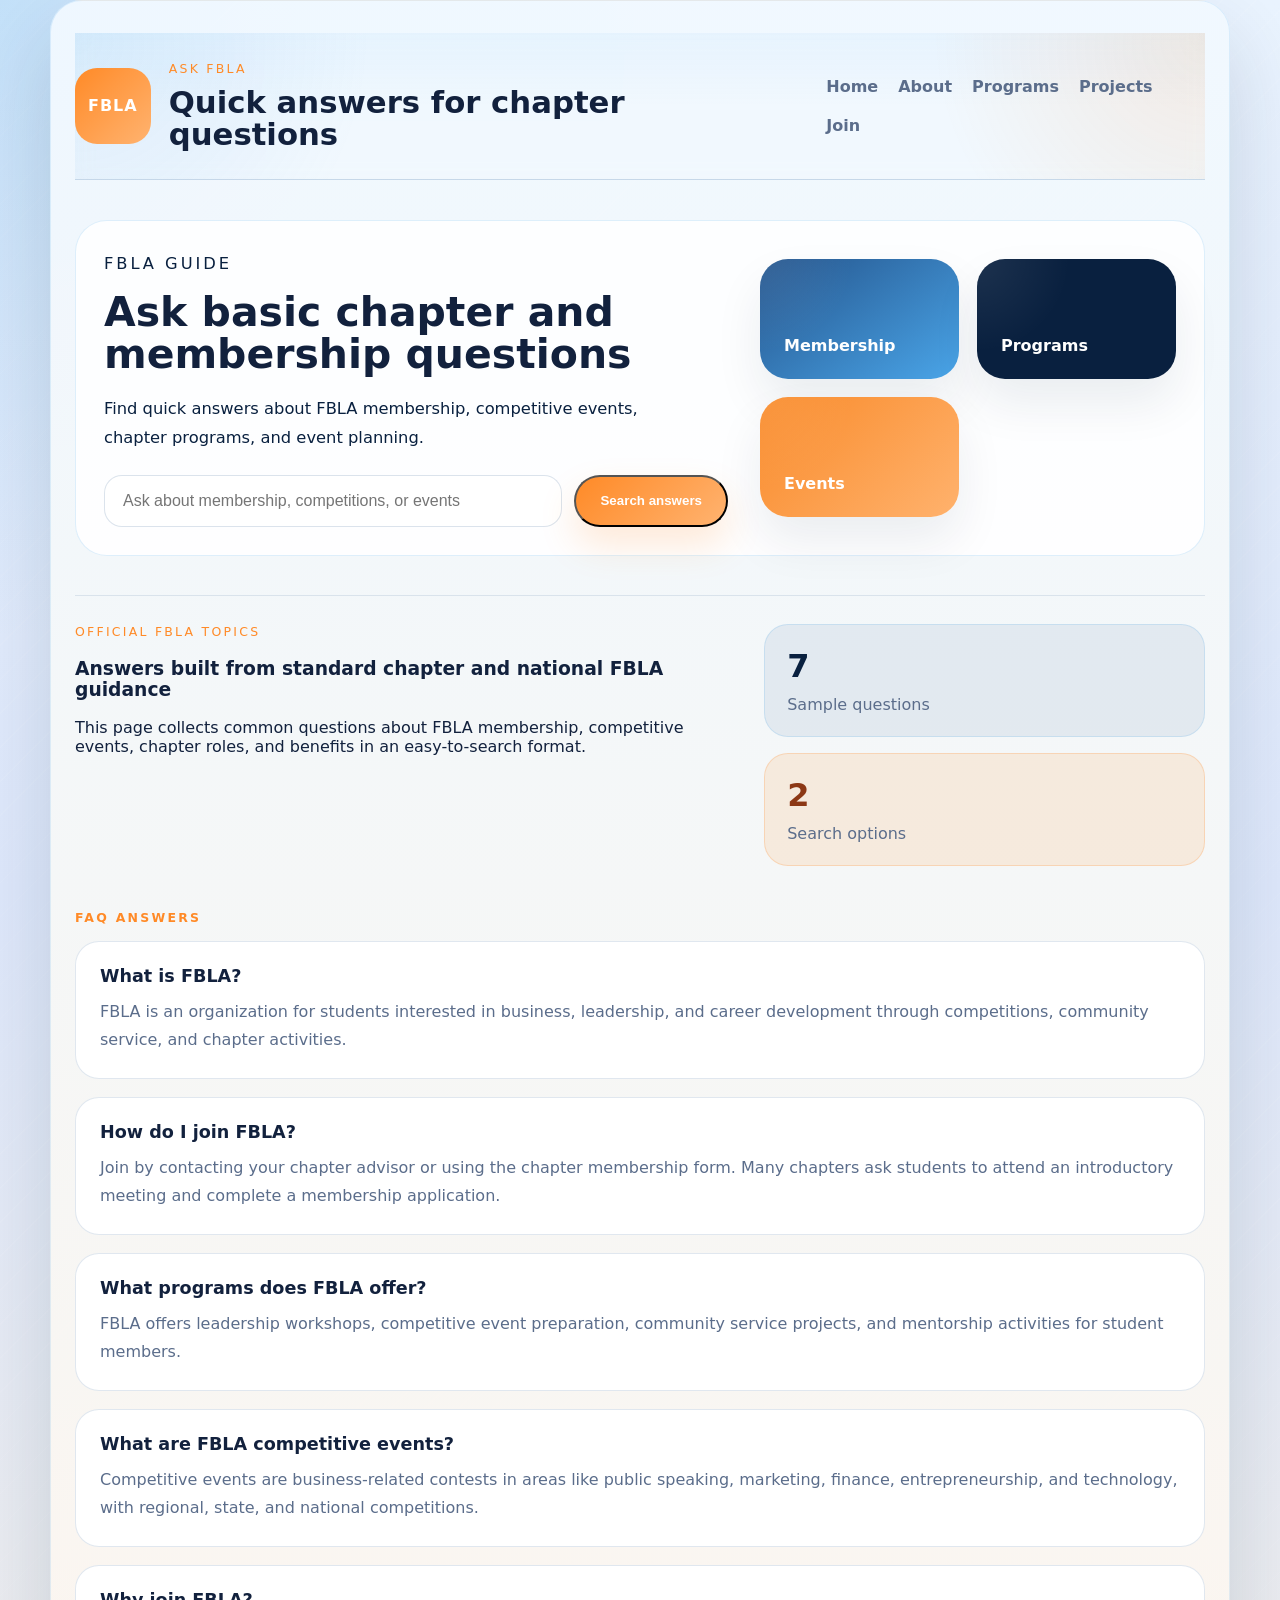
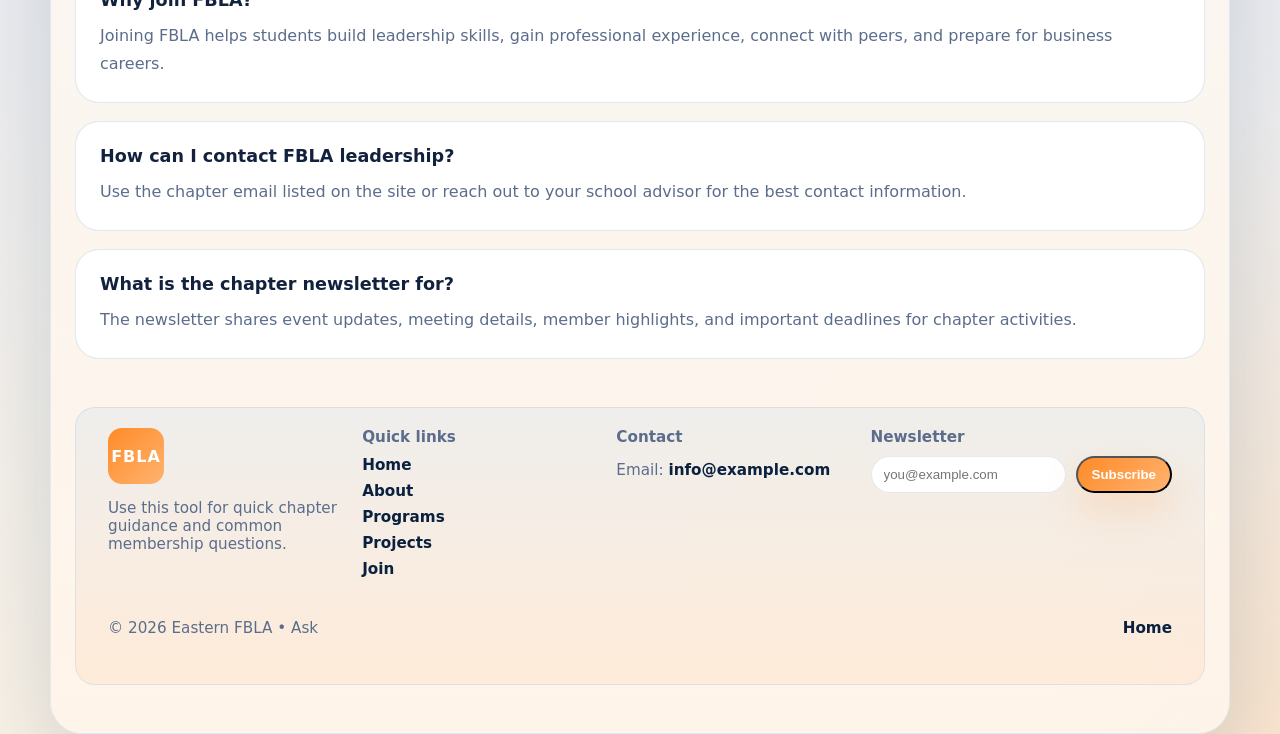
<file: ask.html>
<!DOCTYPE html>
<html lang="en">
<head>
  <meta charset="UTF-8" />
  <meta name="viewport" content="width=device-width, initial-scale=1.0" />
  <title>Ask • FBLA Wireframe</title>
  <link rel="stylesheet" href="styles.css" />
</head>
<body>
  <div class="page-shell">
    <header class="site-header">
      <div class="brand-group">
        <div class="logo-mark">FBLA</div>
        <div>
          <p class="eyebrow">Ask FBLA</p>
          <h1>Quick answers for chapter questions</h1>
        </div>
      </div>
      <nav class="top-nav">
        <a href="index.html">Home</a>
        <a href="about.html">About</a>
        <a href="programs.html">Programs</a>
        <a href="projects.html">Projects</a>
        <a href="join.html">Join</a>
      </nav>
    </header>

    <main>
      <section class="hero-panel reveal">
        <div class="hero-copy">
          <p class="label">FBLA guide</p>
          <h2>Ask basic chapter and membership questions</h2>
          <p>Find quick answers about FBLA membership, competitive events, chapter programs, and event planning.</p>
          <form id="qa-search" class="qa-search">
            <input id="questionInput" type="search" placeholder="Ask about membership, competitions, or events" aria-label="Search FBLA questions" />
            <button class="btn primary" type="submit">Search answers</button>
          </form>
        </div>
        <div class="hero-visual">
          <div class="visual-card card-1">Membership</div>
          <div class="visual-card card-2">Programs</div>
          <div class="visual-card card-3">Events</div>
        </div>
      </section>

      <section class="section-grid reveal">
        <div>
          <p class="eyebrow">Official FBLA topics</p>
          <h3>Answers built from standard chapter and national FBLA guidance</h3>
          <p>This page collects common questions about FBLA membership, competitive events, chapter roles, and benefits in an easy-to-search format.</p>
        </div>
        <div class="stats-panel">
          <div class="stat-block stat-block-blue">
            <span>7</span>
            <p>Sample questions</p>
          </div>
          <div class="stat-block stat-block-orange">
            <span>2</span>
            <p>Search options</p>
          </div>
        </div>
      </section>

      <section class="qa-panel reveal">
        <h3 class="eyebrow">FAQ answers</h3>
        <div id="faqList" class="qa-list"></div>
      </section>
    </main>

    <footer class="site-footer footer-wireframe">
      <div class="footer-inner">
        <div class="footer-col footer-brand">
          <div class="logo-mark small">FBLA</div>
          <p>Use this tool for quick chapter guidance and common membership questions.</p>
        </div>
        <div class="footer-col footer-links">
          <h4>Quick links</h4>
          <ul>
            <li><a href="index.html">Home</a></li>
            <li><a href="about.html">About</a></li>
            <li><a href="programs.html">Programs</a></li>
            <li><a href="projects.html">Projects</a></li>
            <li><a href="join.html">Join</a></li>
          </ul>
        </div>
        <div class="footer-col footer-contact">
          <h4>Contact</h4>
          <p>Email: <a href="mailto:info@example.com">info@example.com</a></p>
        </div>
        <div class="footer-col footer-news">
          <h4>Newsletter</h4>
          <form class="newsletter-form" action="#" onsubmit="return false;">
            <input type="email" placeholder="you@example.com" aria-label="email" />
            <button class="btn small primary" type="submit">Subscribe</button>
          </form>
        </div>
      </div>
      <div class="footer-bottom">
        <p>© <span id="year-ask"></span> Eastern FBLA • Ask</p>
        <a class="top-link" href="index.html">Home</a>
      </div>
    </footer>
  </div>
  <script src="ask.js" defer></script>
  <script src="gallery.js" defer></script>
</body>
</html>
</file>
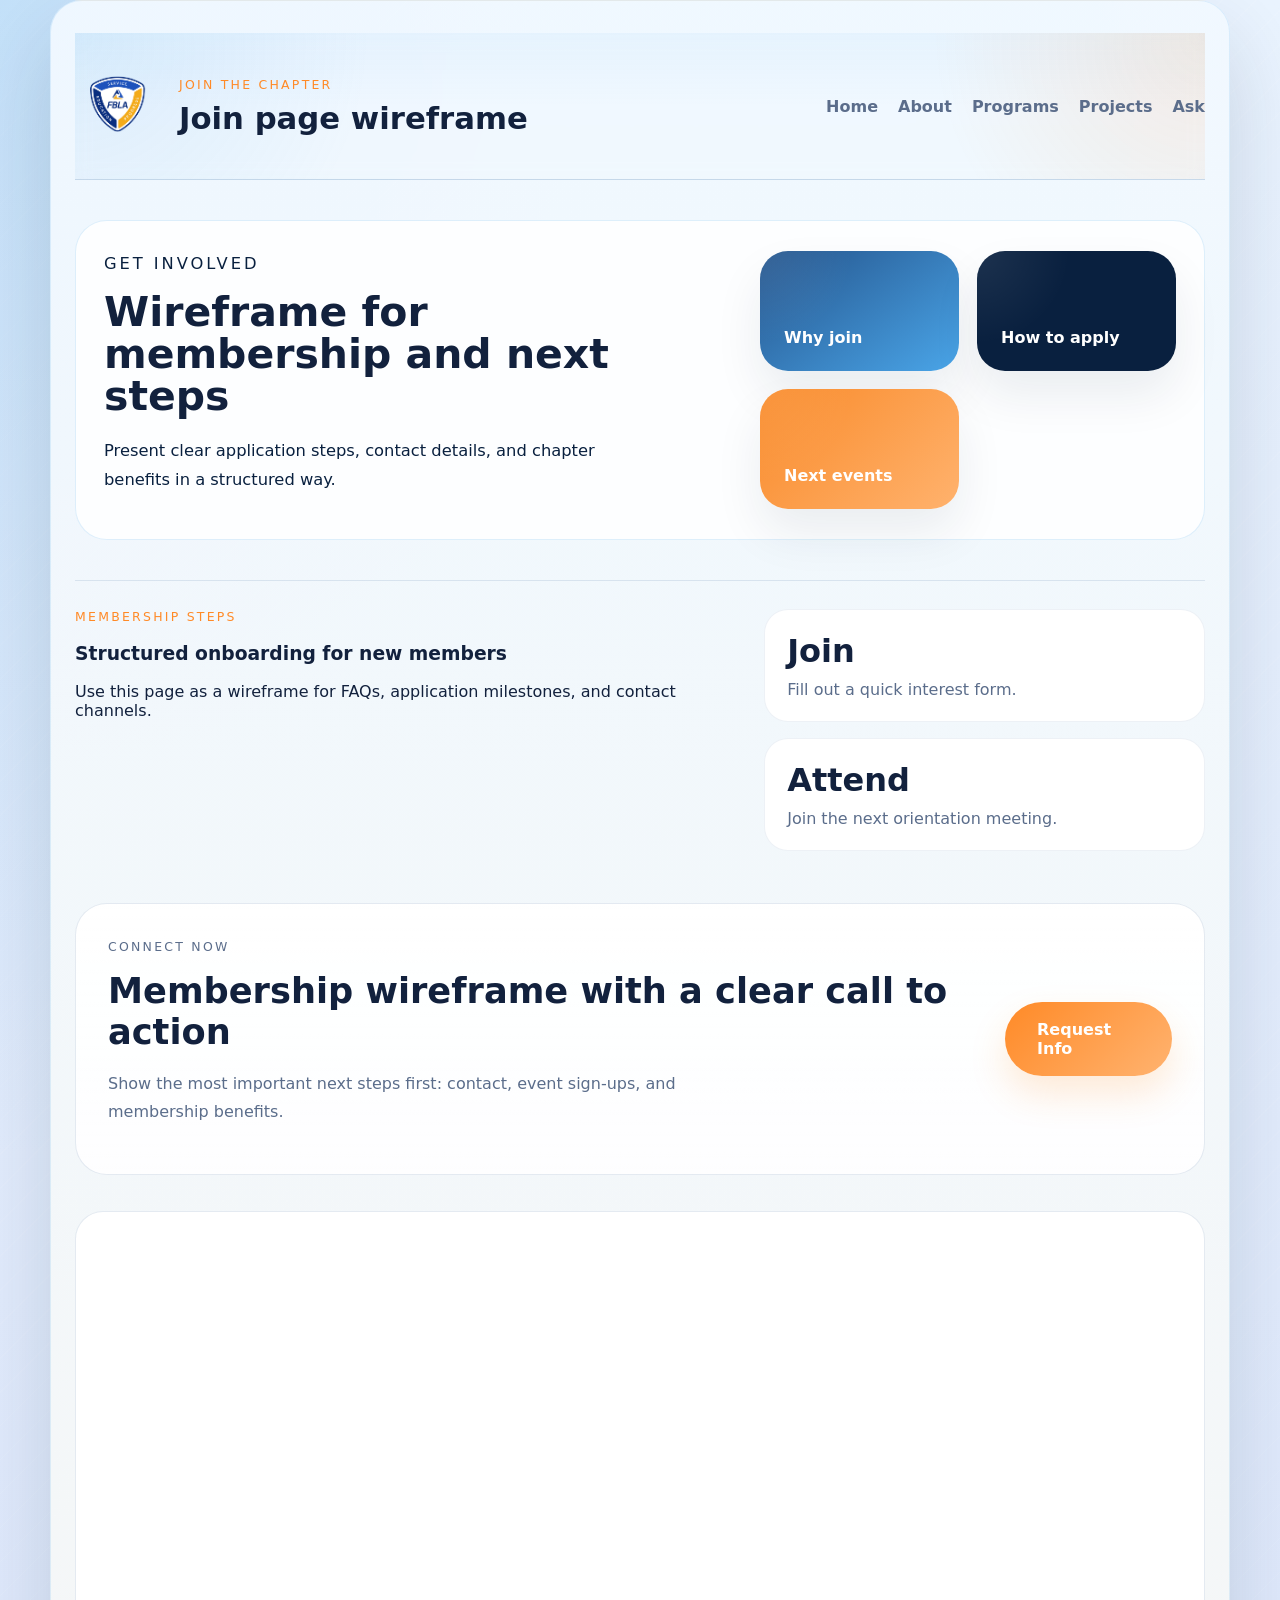
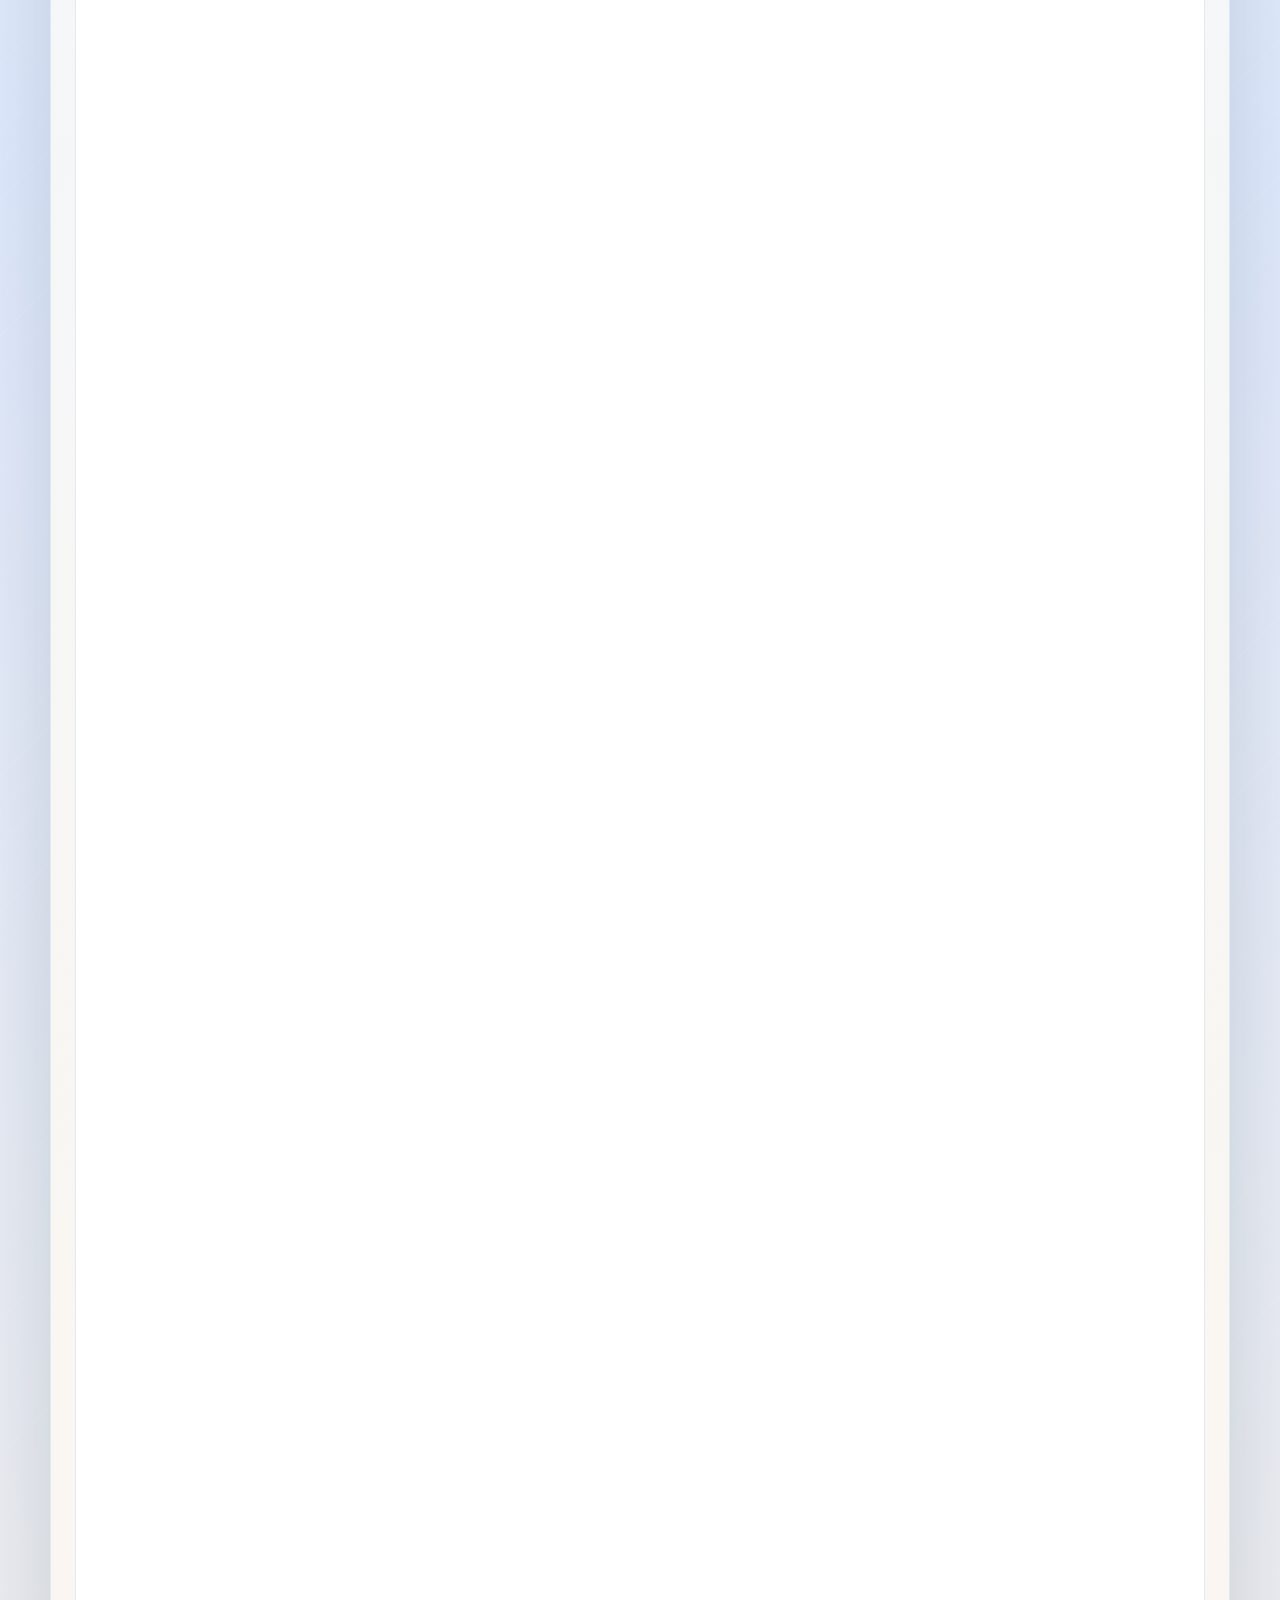
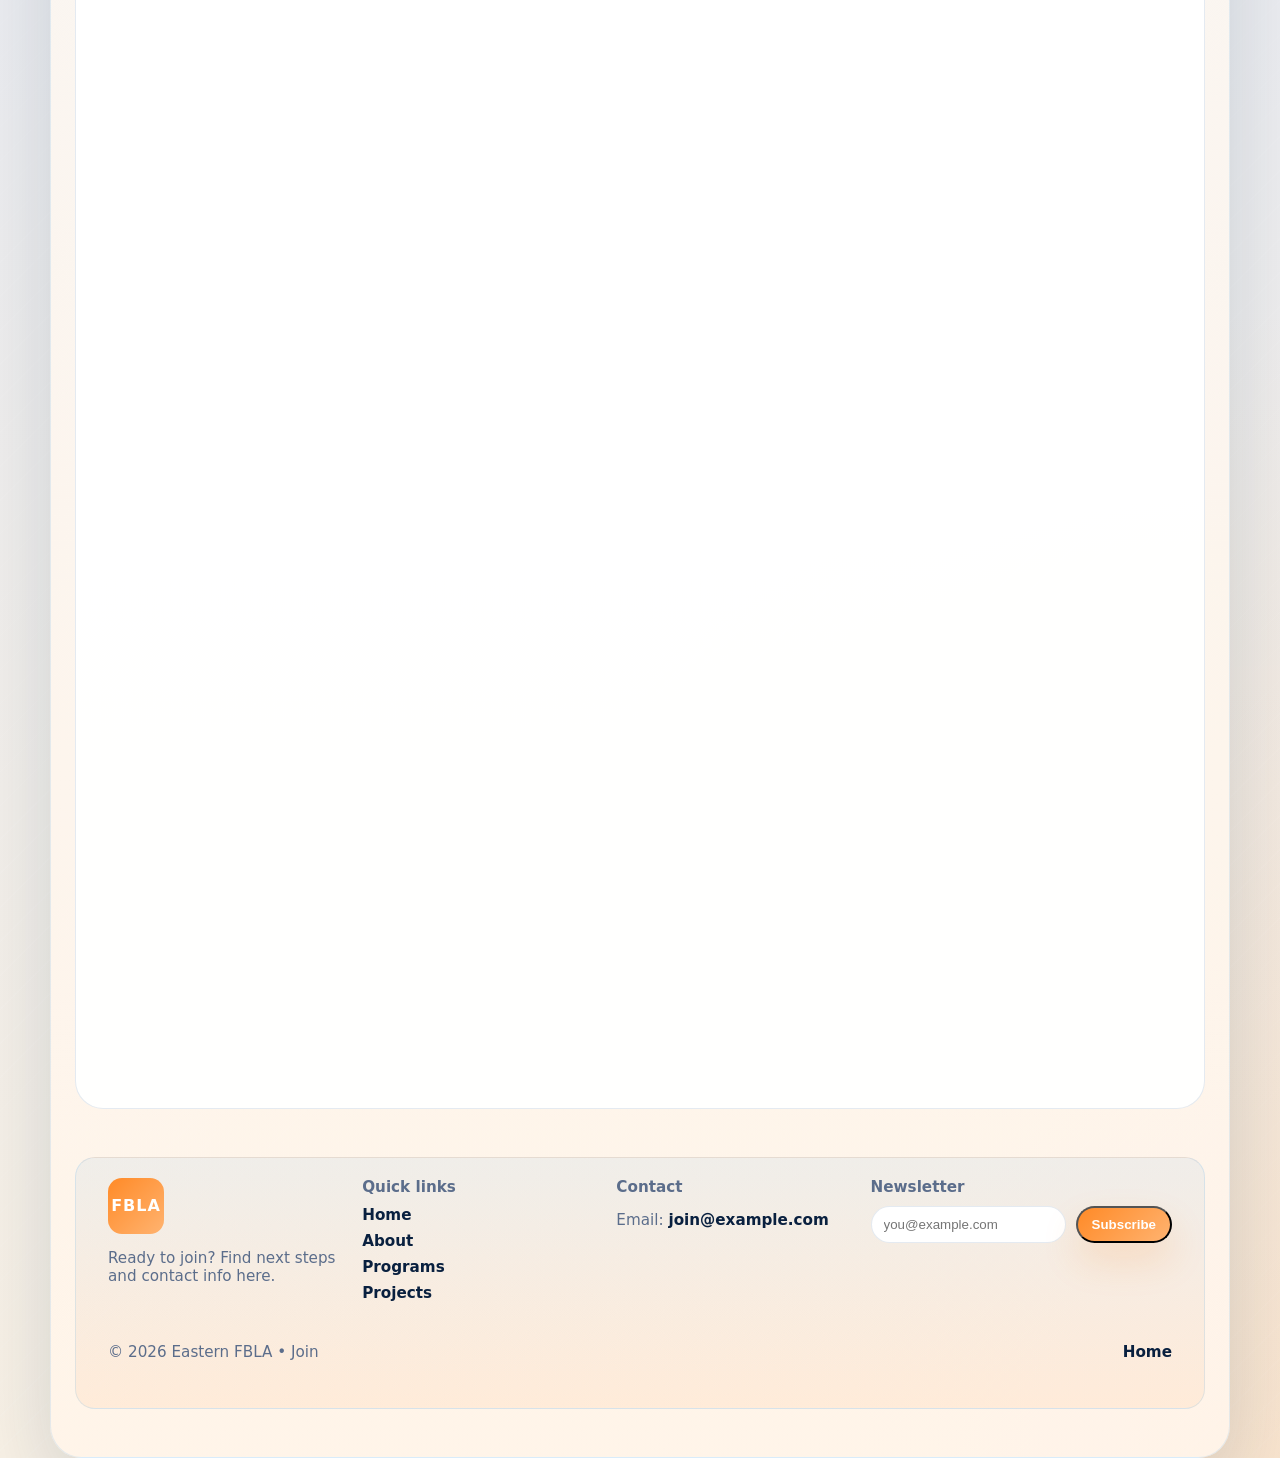
<file: join.html>
<!DOCTYPE html>
<html lang="en">
<head>
  <meta charset="UTF-8" />
  <meta name="viewport" content="width=device-width, initial-scale=1.0" />
  <title>Join • Eastern FBLA</title>
  <link rel="stylesheet" href="styles.css" />
</head>
<body>
  <div class="page-shell">
    <header class="site-header">
      <div class="brand-group">
        <div style="padding:5px;"><img src="images/fblalogo.png" style="width: 76px; height: 76px;"></div>
        <div>
          <p class="eyebrow">Join the chapter</p>
          <h1>Join page wireframe</h1>
        </div>
      </div>
      <nav class="top-nav">
        <a href="index.html">Home</a>
        <a href="about.html">About</a>
        <a href="programs.html">Programs</a>
        <a href="projects.html">Projects</a>
        <a href="ask.html">Ask</a>
      </nav>
    </header>

    <main>
      <section class="hero-panel reveal">
        <div class="hero-copy">
          <p class="label">Get involved</p>
          <h2>Wireframe for membership and next steps</h2>
          <p>Present clear application steps, contact details, and chapter benefits in a structured way.</p>
        </div>
        <div class="hero-visual">
          <div class="visual-card card-1">Why join</div>
          <div class="visual-card card-2">How to apply</div>
          <div class="visual-card card-3">Next events</div>
        </div>
      </section>

      <section class="section-grid reveal">
        <div>
          <p class="eyebrow">Membership steps</p>
          <h3>Structured onboarding for new members</h3>
          <p>Use this page as a wireframe for FAQs, application milestones, and contact channels.</p>
        </div>
        <div class="stats-panel">
          <div class="stat-block">
            <span>Join</span>
            <p>Fill out a quick interest form.</p>
          </div>
          <div class="stat-block">
            <span>Attend</span>
            <p>Join the next orientation meeting.</p>
          </div>
        </div>
      </section>

      <section class="cta-panel reveal">
        <div>
          <p class="eyebrow">Connect now</p>
          <h3>Membership wireframe with a clear call to action</h3>
          <p>Show the most important next steps first: contact, event sign-ups, and membership benefits.</p>
        </div>
        <a class="btn primary large" href="mailto:join@example.com">Request Info</a>
      </section>

      <section class="survey-panel reveal">
        <div class="survey-frame-wrap">
          <iframe src="https://docs.google.com/forms/d/e/1FAIpQLSfdnOrYzzJLXWCQHpI-P5XzpMHJTF1K2gIs0no0831XCeoxPA/viewform?embedded=true" width="640" height="3064" frameborder="0" marginheight="0" marginwidth="0">Loading…</iframe>
        </div>
      </section>
    </main>

    <footer class="site-footer footer-wireframe">
      <div class="footer-inner">
        <div class="footer-col footer-brand">
          <div class="logo-mark small">FBLA</div>
          <p>Ready to join? Find next steps and contact info here.</p>
        </div>
        <div class="footer-col footer-links">
          <h4>Quick links</h4>
          <ul>
            <li><a href="index.html">Home</a></li>
            <li><a href="about.html">About</a></li>
            <li><a href="programs.html">Programs</a></li>
            <li><a href="projects.html">Projects</a></li>
          </ul>
        </div>
        <div class="footer-col footer-contact">
          <h4>Contact</h4>
          <p>Email: <a href="mailto:join@example.com">join@example.com</a></p>
        </div>
        <div class="footer-col footer-news">
          <h4>Newsletter</h4>
          <form class="newsletter-form" action="#" onsubmit="return false;">
            <input type="email" placeholder="you@example.com" aria-label="email" />
            <button class="btn small primary" type="submit">Subscribe</button>
          </form>
        </div>
      </div>
      <div class="footer-bottom">
        <p>© <span id="year-join"></span> Eastern FBLA • Join</p>
        <a class="top-link" href="index.html">Home</a>
      </div>
    </footer>
  </div>
  <script>
    document.addEventListener('DOMContentLoaded', function(){
      const iframe = document.querySelector('.survey-frame-wrap iframe');
      const originalSrc = iframe ? iframe.src : null;
      const doneBtn = document.getElementById('survey-done');
      const modal = document.getElementById('thankModal');
      const closeBtn = document.getElementById('closeModal');

      function showModal(){ if(!modal) return; modal.setAttribute('aria-hidden','false'); modal.classList.add('show'); }
      function hideModal(){ if(!modal) return; modal.setAttribute('aria-hidden','true'); modal.classList.remove('show'); }

      if(doneBtn){
        doneBtn.addEventListener('click', function(){
          if(iframe && originalSrc) iframe.src = originalSrc; // reset form by reloading iframe
          showModal();
          setTimeout(hideModal, 3000);
        });
      }
      if(closeBtn) closeBtn.addEventListener('click', hideModal);

      // set year
      const y = new Date().getFullYear(); const yEl = document.getElementById('year-join'); if(yEl) yEl.textContent = y;
    });
  </script>
  <script src="gallery.js" defer></script>
</body>
</html>
</file>
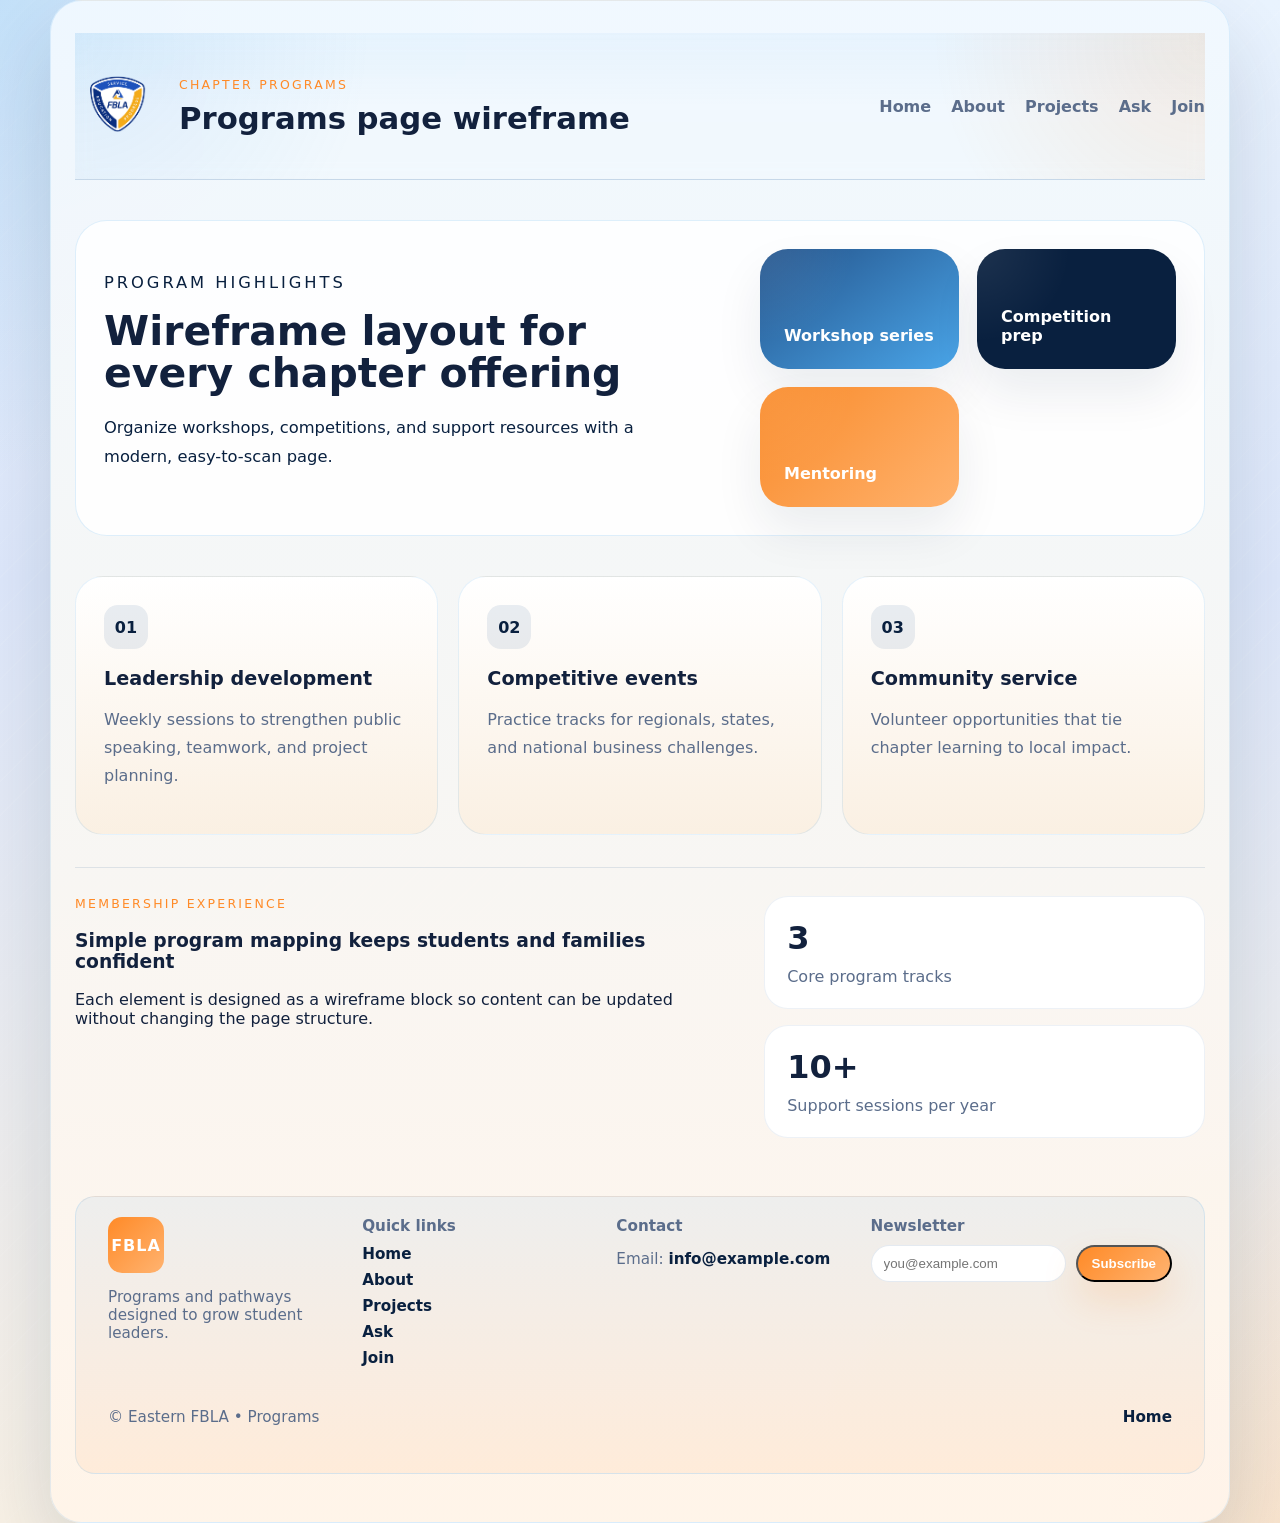
<file: programs.html>
<!DOCTYPE html>
<html lang="en">
<head>
  <meta charset="UTF-8" />
  <meta name="viewport" content="width=device-width, initial-scale=1.0" />
  <title>Programs • Eastern FBLA</title>
  <link rel="stylesheet" href="styles.css" />
</head>
<body>
  <div class="page-shell">
    <header class="site-header">
      <div class="brand-group">
        <div style="padding:5px;"><img src="images/fblalogo.png" style="width: 76px; height: 76px;"></div>
        <div>
          <p class="eyebrow">Chapter programs</p>
          <h1>Programs page wireframe</h1>
        </div>
      </div>
      <nav class="top-nav">
        <a href="index.html">Home</a>
        <a href="about.html">About</a>
        <a href="projects.html">Projects</a>
        <a href="ask.html">Ask</a>
        <a href="join.html">Join</a>
      </nav>
    </header>

    <main>
      <section class="hero-panel reveal">
        <div class="hero-copy">
          <p class="label">Program highlights</p>
          <h2>Wireframe layout for every chapter offering</h2>
          <p>Organize workshops, competitions, and support resources with a modern, easy-to-scan page.</p>
        </div>
        <div class="hero-visual">
          <div class="visual-card card-1">Workshop series</div>
          <div class="visual-card card-2">Competition prep</div>
          <div class="visual-card card-3">Mentoring</div>
        </div>
      </section>

      <section class="card-grid reveal">
        <article class="feature-card">
          <span>01</span>
          <h4>Leadership development</h4>
          <p>Weekly sessions to strengthen public speaking, teamwork, and project planning.</p>
        </article>
        <article class="feature-card">
          <span>02</span>
          <h4>Competitive events</h4>
          <p>Practice tracks for regionals, states, and national business challenges.</p>
        </article>
        <article class="feature-card">
          <span>03</span>
          <h4>Community service</h4>
          <p>Volunteer opportunities that tie chapter learning to local impact.</p>
        </article>
      </section>

      <section class="section-grid reveal">
        <div>
          <p class="eyebrow">Membership experience</p>
          <h3>Simple program mapping keeps students and families confident</h3>
          <p>Each element is designed as a wireframe block so content can be updated without changing the page structure.</p>
        </div>
        <div class="stats-panel">
          <div class="stat-block">
            <span>3</span>
            <p>Core program tracks</p>
          </div>
          <div class="stat-block">
            <span>10+</span>
            <p>Support sessions per year</p>
          </div>
        </div>
      </section>
    </main>

    <footer class="site-footer footer-wireframe">
      <div class="footer-inner">
        <div class="footer-col footer-brand">
          <div class="logo-mark small">FBLA</div>
          <p>Programs and pathways designed to grow student leaders.</p>
        </div>
        <div class="footer-col footer-links">
          <h4>Quick links</h4>
          <ul>
            <li><a href="index.html">Home</a></li>
            <li><a href="about.html">About</a></li>
            <li><a href="projects.html">Projects</a></li>
            <li><a href="ask.html">Ask</a></li>
            <li><a href="join.html">Join</a></li>
          </ul>
        </div>
        <div class="footer-col footer-contact">
          <h4>Contact</h4>
          <p>Email: <a href="mailto:info@example.com">info@example.com</a></p>
        </div>
        <div class="footer-col footer-news">
          <h4>Newsletter</h4>
          <form class="newsletter-form" action="#" onsubmit="return false;">
            <input type="email" placeholder="you@example.com" aria-label="email" />
            <button class="btn small primary" type="submit">Subscribe</button>
          </form>
        </div>
      </div>
      <div class="footer-bottom">
        <p>© <span id="year-programs"></span> Eastern FBLA • Programs</p>
        <a class="top-link" href="index.html">Home</a>
      </div>
    </footer>
  </div>
  <script src="gallery.js" defer></script>
</body>
</html>
</file>
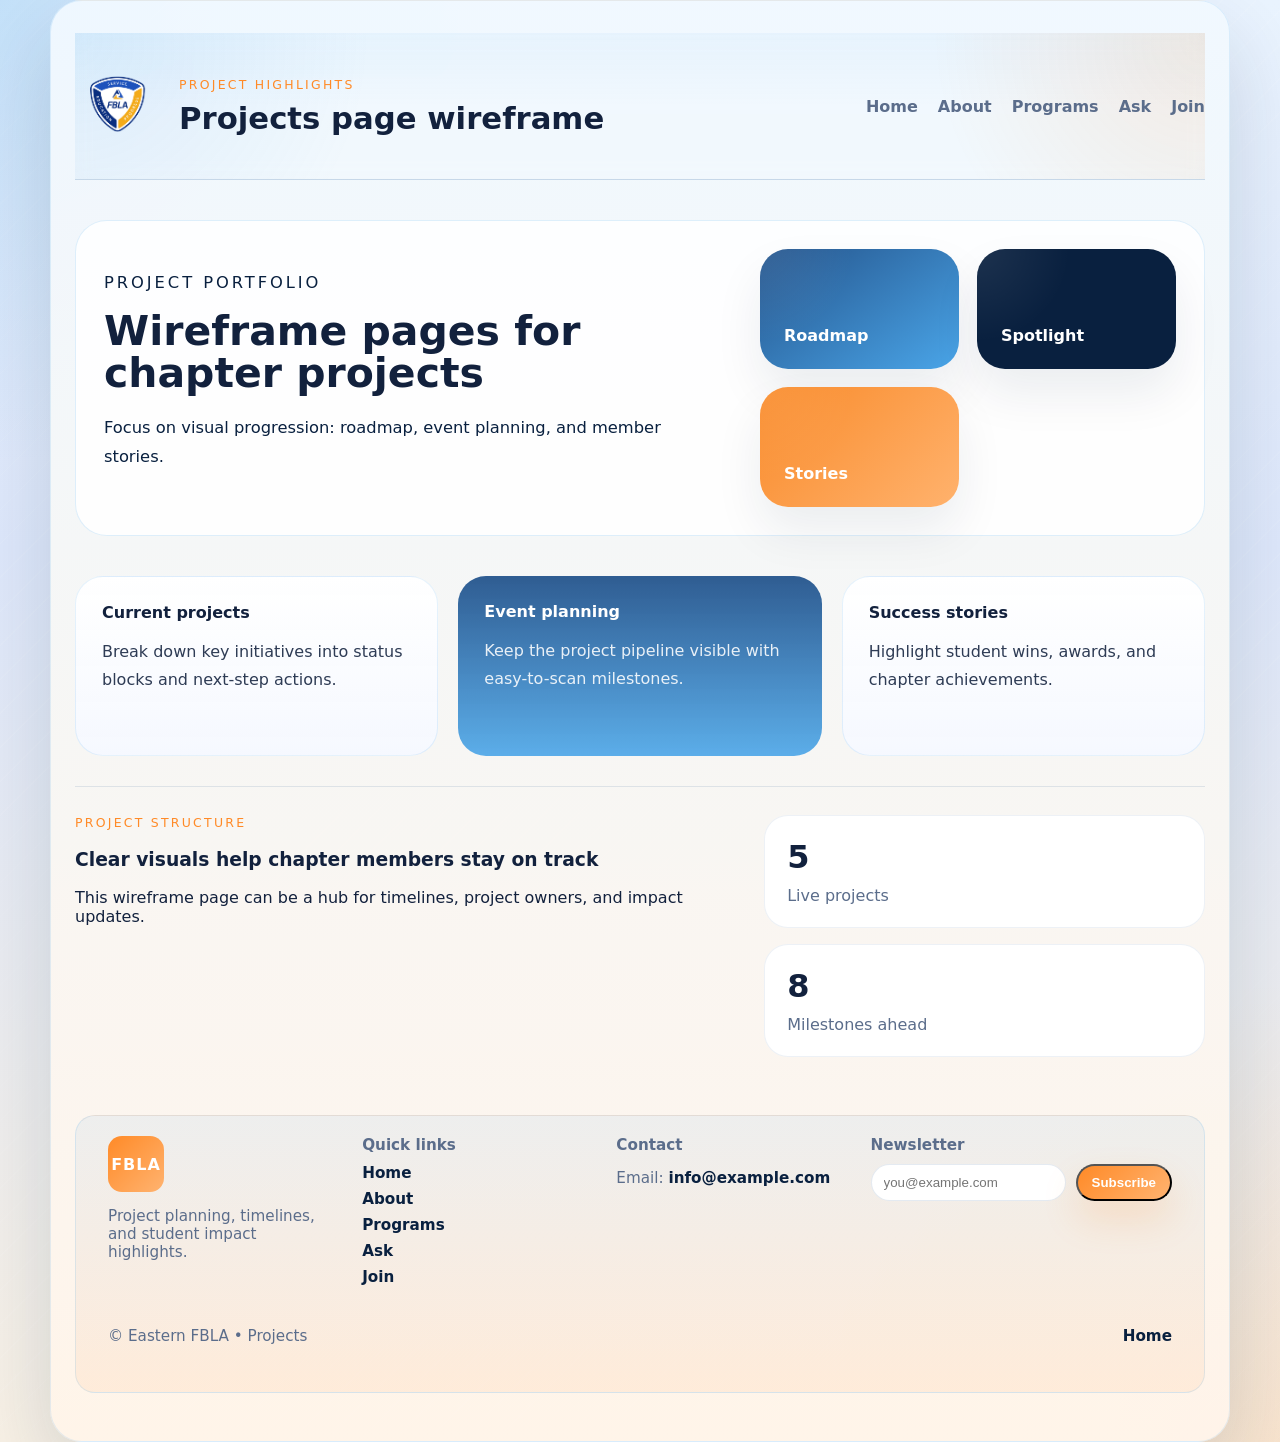
<file: projects.html>
<!DOCTYPE html>
<html lang="en">
<head>
  <meta charset="UTF-8" />
  <meta name="viewport" content="width=device-width, initial-scale=1.0" />
  <title>Projects • Eastern FBLA</title>
  <link rel="stylesheet" href="styles.css" />
</head>
<body>
  <div class="page-shell">
    <header class="site-header">
      <div class="brand-group">
        <div style="padding:5px;"><img src="images/fblalogo.png" style="width: 76px; height: 76px;"></div>
        <div>
          <p class="eyebrow">Project highlights</p>
          <h1>Projects page wireframe</h1>
        </div>
      </div>
      <nav class="top-nav">
        <a href="index.html">Home</a>
        <a href="about.html">About</a>
        <a href="programs.html">Programs</a>
        <a href="ask.html">Ask</a>
        <a href="join.html">Join</a>
      </nav>
    </header>

    <main>
      <section class="hero-panel reveal">
        <div class="hero-copy">
          <p class="label">Project portfolio</p>
          <h2>Wireframe pages for chapter projects</h2>
          <p>Focus on visual progression: roadmap, event planning, and member stories.</p>
        </div>
        <div class="hero-visual">
          <div class="visual-card card-1">Roadmap</div>
          <div class="visual-card card-2">Spotlight</div>
          <div class="visual-card card-3">Stories</div>
        </div>
      </section>

      <section class="wireframe-panels reveal">
        <div class="panel">
          <h4>Current projects</h4>
          <p>Break down key initiatives into status blocks and next-step actions.</p>
        </div>
        <div class="panel accent-panel">
          <h4>Event planning</h4>
          <p>Keep the project pipeline visible with easy-to-scan milestones.</p>
        </div>
        <div class="panel">
          <h4>Success stories</h4>
          <p>Highlight student wins, awards, and chapter achievements.</p>
        </div>
      </section>

      <section class="section-grid reveal">
        <div>
          <p class="eyebrow">Project structure</p>
          <h3>Clear visuals help chapter members stay on track</h3>
          <p>This wireframe page can be a hub for timelines, project owners, and impact updates.</p>
        </div>
        <div class="stats-panel">
          <div class="stat-block">
            <span>5</span>
            <p>Live projects</p>
          </div>
          <div class="stat-block">
            <span>8</span>
            <p>Milestones ahead</p>
          </div>
        </div>
      </section>
    </main>

    <footer class="site-footer footer-wireframe">
      <div class="footer-inner">
        <div class="footer-col footer-brand">
          <div class="logo-mark small">FBLA</div>
          <p>Project planning, timelines, and student impact highlights.</p>
        </div>
        <div class="footer-col footer-links">
          <h4>Quick links</h4>
          <ul>
            <li><a href="index.html">Home</a></li>
            <li><a href="about.html">About</a></li>
            <li><a href="programs.html">Programs</a></li>
            <li><a href="ask.html">Ask</a></li>
            <li><a href="join.html">Join</a></li>
          </ul>
        </div>
        <div class="footer-col footer-contact">
          <h4>Contact</h4>
          <p>Email: <a href="mailto:info@example.com">info@example.com</a></p>
        </div>
        <div class="footer-col footer-news">
          <h4>Newsletter</h4>
          <form class="newsletter-form" action="#" onsubmit="return false;">
            <input type="email" placeholder="you@example.com" aria-label="email" />
            <button class="btn small primary" type="submit">Subscribe</button>
          </form>
        </div>
      </div>
      <div class="footer-bottom">
        <p>© <span id="year-projects"></span> Eastern FBLA • Projects</p>
        <a class="top-link" href="index.html">Home</a>
      </div>
    </footer>
  </div>
  <script src="gallery.js" defer></script>
</body>
</html>
</file>
<file: styles.css>
:root {
  color-scheme: light;
  --navy: #09203f;
  --mid-blue: #24548c;
  --sky-blue: #4aa5e8;
  --orange: #ff8a27;
  --orange-soft: #ffb370;
  --bg: #f4f8ff;
  --surface: #ffffff;
  --text: #12213d;
  --muted: #5b6d8b;
}

* {
  box-sizing: border-box;
}

body {
  margin: 0;
  font-family: "Inter", system-ui, sans-serif;
  background:
    radial-gradient(circle at top left, rgba(74, 165, 232, 0.24), transparent 24%),
    radial-gradient(circle at bottom right, rgba(255, 138, 39, 0.12), transparent 24%),
    repeating-linear-gradient(135deg, rgba(255,255,255,0.08) 0 1px, transparent 1px 24px),
    linear-gradient(180deg, #eaf4ff 0%, #dfe9fc 38%, #f9f2e6 100%);
  color: var(--text);
}

.page-shell {
  max-width: 1180px;
  margin: 0 auto;
  padding: 32px 24px 48px;
  background: linear-gradient(180deg, rgba(240, 248, 255, 0.96), rgba(255, 244, 233, 0.96));
  border-radius: 32px;
  box-shadow: 0 36px 90px rgba(9, 32, 63, 0.16);
  border: 1px solid rgba(74, 165, 232, 0.14);
}

.site-header,
.section-intro,
.cta-panel {
  display: flex;
  justify-content: space-between;
  gap: 24px;
  align-items: center;
}

.site-header {
  padding: 28px 0 28px;
  border-bottom: 1px solid rgba(36, 84, 140, 0.16);
  background: linear-gradient(180deg, rgba(74, 165, 232, 0.06), transparent 50%);
  backdrop-filter: blur(8px);
  position: relative;
}
.site-header::before {
  content: "";
  position: absolute;
  inset: 0;
  background: radial-gradient(circle at top right, rgba(255, 138, 39, 0.12), transparent 24%),
    radial-gradient(circle at top left, rgba(74, 165, 232, 0.12), transparent 26%);
  pointer-events: none;
}
.site-header > * {
  position: relative;
  z-index: 1;
}

.brand-group {
  display: flex;
  gap: 18px;
  align-items: center;
}

.logo-mark {
  width: 76px;
  height: 76px;
  border-radius: 22px;
  display: grid;
  place-items: center;
  font-weight: 800;
  color: #fff;
  background: linear-gradient(135deg, var(--orange), var(--orange-soft));
  letter-spacing: 0.06em;
}

.eyebrow {
  margin: 0 0 10px;
  text-transform: uppercase;
  letter-spacing: 0.18em;
  font-size: 0.78rem;
  color: var(--orange);
}

.label {
  margin: 0;
  text-transform: uppercase;
  letter-spacing: 0.18em;
  font-size: 0.85rem;
  color: var(--orange);
}

.site-header h1,
.hero-panel h2,
.section-intro h3,
.feature-card h4,
.panel h4,
.cta-panel h3 {
  margin: 0;
}

.site-header h1 {
  font-size: clamp(1.7rem, 2.4vw, 2.35rem);
  line-height: 1.05;
}

.top-nav {
  display: flex;
  gap: 20px;
  flex-wrap: wrap;
}

.top-nav a {
  text-decoration: none;
  color: var(--muted);
  font-weight: 600;
}

.top-nav a:hover {
  color: var(--navy);
}

.hero-panel {
  display: grid;
  grid-template-columns: 1.2fr 0.8fr;
  gap: 32px;
  align-items: center;
  margin: 40px 0 40px;
  position: relative;
  background: rgba(255, 255, 255, 0.85);
  border: 1px solid rgba(74, 165, 232, 0.18);
  border-radius: 32px;
  padding: 28px;
}

.reveal {
  opacity: 0;
  transform: translate3d(0, 32px, 0) scale(0.98);
  transition: opacity 700ms ease, transform 700ms ease;
  will-change: transform, opacity;
}

.reveal.visible {
  opacity: 1;
  transform: translate3d(0, 0, 0) scale(1);
}

.home-hero {
  background: radial-gradient(circle at top right, rgba(255, 138, 39, 0.15), transparent 30%),
    radial-gradient(circle at bottom left, rgba(74, 165, 232, 0.14), transparent 30%);
  border-radius: 36px;
  padding: 34px;
}

.hero-copy p,
.hero-copy h2 {
  max-width: 640px;
}

.hero-copy h2 {
  font-size: clamp(2rem, 3.2vw, 3rem);
  line-height: 1.02;
  margin: 14px 0 18px;
}

.hero-copy p {
  color: var(--navy);
  font-size: 1.02rem;
  line-height: 1.8;
  max-width: 560px;
}

.hero-actions {
  display: flex;
  gap: 16px;
  flex-wrap: wrap;
  margin-top: 24px;
}

.btn {
  display: inline-flex;
  align-items: center;
  justify-content: center;
  padding: 14px 24px;
  border-radius: 999px;
  text-decoration: none;
  font-weight: 700;
  transition: transform 180ms ease, box-shadow 180ms ease;
}

.btn:hover {
  transform: translateY(-1px);
}

.primary {
  color: #fff;
  background: linear-gradient(135deg, var(--orange), var(--orange-soft));
  box-shadow: 0 18px 36px rgba(255, 138, 39, 0.18);
}

.secondary {
  color: var(--navy);
  background: rgba(255,255,255,0.85);
  border: 1px solid rgba(36, 84, 140, 0.16);
}

.large {
  padding: 18px 32px;
}

.hero-visual {
  display: grid;
  gap: 18px;
  grid-template-columns: 1fr 1fr;
}

.visual-card {
  min-height: 120px;
  border-radius: 28px;
  padding: 24px;
  color: #fff;
  font-weight: 700;
  display: flex;
  align-items: flex-end;
  box-shadow: 0 24px 48px rgba(9, 32, 63, 0.08);
  position: relative;
  overflow: hidden;
}

.visual-card::after {
  content: "";
  position: absolute;
  inset: 0;
  background: radial-gradient(circle at top left, rgba(255,255,255,0.18), transparent 40%);
  opacity: 0.45;
}

.visual-card > * {
  position: relative;
  z-index: 1;
}

.visual-card {
  min-height: 120px;
  border-radius: 28px;
  padding: 24px;
  color: #fff;
  font-weight: 700;
  display: flex;
  align-items: flex-end;
  box-shadow: 0 24px 48px rgba(9, 32, 63, 0.08);
}

.card-1 { background: linear-gradient(145deg, var(--mid-blue), var(--sky-blue)); }
.card-2 { background: var(--navy); }
.card-3 { background: linear-gradient(135deg, #f98b2b, #ffb26d); }

.section-grid {
  display: grid;
  grid-template-columns: 1.2fr 0.8fr;
  gap: 28px;
  padding: 28px 0 10px;
  border-top: 1px solid rgba(36, 84, 140, 0.12);
}

.stats-panel {
  display: grid;
  gap: 16px;
}

.stat-block {
  background: var(--surface);
  border: 1px solid rgba(36, 84, 140, 0.08);
  border-radius: 24px;
  padding: 22px;
}

.stat-block span {
  display: block;
  font-size: 2rem;
  font-weight: 800;
}

.stat-block p {
  margin: 10px 0 0;
  color: var(--muted);
}

.stat-block-blue {
  background: rgba(36, 84, 140, 0.08);
  border-color: rgba(74, 165, 232, 0.18);
  color: var(--navy);
}

.stat-block-orange {
  background: rgba(255, 138, 39, 0.12);
  border-color: rgba(255, 138, 39, 0.22);
  color: #8c3815;
}

.stat-block-sky {
  background: rgba(74, 165, 232, 0.12);
  border-color: rgba(74, 165, 232, 0.28);
  color: #1e4d7e;
}

.stat-block-blue span,
.stat-block-orange span,
.stat-block-sky span {
  color: inherit;
}

.card-grid {
  display: grid;
  grid-template-columns: repeat(3, minmax(0, 1fr));
  gap: 20px;
  margin: 32px 0;
}

.feature-card {
  background: linear-gradient(180deg, rgba(255, 255, 255, 0.95), rgba(250, 239, 225, 0.95));
  border: 1px solid rgba(74, 165, 232, 0.14);
  border-radius: 28px;
  padding: 28px;
  min-height: 220px;
}

.feature-card span {
  display: inline-flex;
  align-items: center;
  justify-content: center;
  width: 44px;
  height: 44px;
  border-radius: 14px;
  background: rgba(36, 84, 140, 0.1);
  color: var(--navy);
  font-weight: 700;
  margin-bottom: 18px;
}

.feature-card h4 {
  margin-bottom: 14px;
  font-size: 1.2rem;
}

.feature-card p {
  color: var(--muted);
  line-height: 1.75;
}

.wireframe-panels {
  display: grid;
  gap: 20px;
  grid-template-columns: repeat(3, minmax(0, 1fr));
  margin: 30px 0;
}

.panel {
  min-height: 180px;
  padding: 26px;
  border-radius: 28px;
  background: linear-gradient(180deg, rgba(255, 255, 255, 0.97), rgba(245, 248, 255, 0.95));
  border: 1px solid rgba(74, 165, 232, 0.14);
}

.news-grid {
  display: grid;
  gap: 20px;
  grid-template-columns: repeat(3, minmax(0, 1fr));
  margin: 34px 0;
}

.news-card {
  min-height: 220px;
  padding: 28px;
  border-radius: 28px;
  color: #fff;
  display: flex;
  flex-direction: column;
  justify-content: flex-end;
  box-shadow: 0 22px 40px rgba(9, 32, 63, 0.12);
}

.news-card span {
  text-transform: uppercase;
  letter-spacing: 0.18em;
  font-size: 0.78rem;
  margin-bottom: 18px;
  opacity: 0.85;
}

.news-card h4 {
  margin: 0 0 14px;
  font-size: 1.25rem;
}

.news-card p {
  margin: 0;
  opacity: 0.92;
  line-height: 1.75;
}

.news-card-blue {
  background: linear-gradient(135deg, rgba(9, 32, 63, 0.94), rgba(74, 165, 232, 0.9));
}

.news-card-orange {
  background: linear-gradient(135deg, rgba(255, 138, 39, 0.95), rgba(255, 180, 112, 0.9));
}

.news-card-sky {
  background: linear-gradient(135deg, rgba(36, 84, 140, 0.9), rgba(74, 165, 232, 0.8));
}

/* Footer wireframe styles */
.footer-wireframe {
  margin-top: 48px;
  padding: 32px;
  background: linear-gradient(180deg, rgba(74, 165, 232, 0.08), rgba(255, 138, 39, 0.08));
  border-radius: 20px;
  border: 1px solid rgba(74, 165, 232, 0.16);
}

.footer-inner {
  display: grid;
  grid-template-columns: 1fr 1fr 1fr 1fr;
  gap: 24px;
  align-items: start;
}

.footer-col h4 { margin: 0 0 10px; }
.footer-col ul { list-style: none; padding: 0; margin: 0; }
.footer-col ul li { margin: 8px 0; }
.footer-col a { color: var(--navy); text-decoration: none; font-weight: 600; }

.logo-mark.small { width: 56px; height: 56px; border-radius: 14px; font-size: 1rem; }

.newsletter-form { display: flex; gap: 10px; margin-top: 10px; }
.newsletter-form input { flex: 1; padding: 10px 12px; border-radius: 999px; border: 1px solid rgba(36,84,140,0.12); }
.newsletter-form button.small { padding: 8px 14px; border-radius: 999px; }

.footer-bottom { display:flex; justify-content:space-between; align-items:center; margin-top:18px; color:var(--muted); font-size:0.95rem; }
.footer-bottom .top-link { color:var(--navy); text-decoration:none; font-weight:700; }

@media (max-width: 940px) {
  .footer-inner { grid-template-columns: 1fr 1fr; }
}


/* survey actions + modal */
.survey-actions { margin-top: 16px; display:flex; justify-content:flex-start; gap:12px; }
+
.modal { position: fixed; inset: 0; display: none; align-items: center; justify-content: center; background: rgba(9,32,63,0.36); z-index: 1200; }
.modal[aria-hidden="false"], .modal.show { display:flex; }
.modal-inner { background: var(--surface); padding: 22px; border-radius: 12px; max-width: 520px; width: 92%; box-shadow: 0 30px 60px rgba(9,32,63,0.16); text-align: left; }
+
.modal-inner h3 { margin: 0 0 8px; }
+.modal-inner p { margin: 0 0 14px; color: var(--muted); }
+.modal-actions { display:flex; gap:12px; justify-content:flex-end; }
+
@media (max-width: 640px) {
  .footer-inner { grid-template-columns: 1fr; }
  .footer-bottom { flex-direction: column; gap:8px; align-items:flex-start; }
+
}

.accent-panel {
  background: linear-gradient(180deg, rgba(36,84,140,0.95), rgba(74,165,232,0.9));
  color: #fff;
  border: none;
}

.panel h4 {
  margin-bottom: 12px;
}

.panel p {
  color: inherit;
  opacity: 0.88;
  line-height: 1.75;
}

.cta-panel {
  margin-top: 42px;
  background: linear-gradient(180deg, rgba(255,255,255,0.95), rgba(255,255,255,0.85));
  border: 1px solid rgba(36, 84, 140, 0.12);
  border-radius: 32px;
  padding: 32px;
}

.home-cta {
  background: linear-gradient(135deg, rgba(255, 138, 39, 0.14), rgba(74, 165, 232, 0.14));
  border-color: rgba(255, 138, 39, 0.22);
}

.cta-panel h3 {
  font-size: clamp(1.6rem, 2.75vw, 2.2rem);
  margin: 12px 0 18px;
}

.cta-panel p {
  max-width: 610px;
  color: var(--muted);
  line-height: 1.75;
}

.site-footer {
  margin-top: 48px;
  padding-top: 20px;
  border-top: 1px solid rgba(36, 84, 140, 0.11);
  color: var(--muted);
  font-size: 0.95rem;
}

@media (max-width: 940px) {
  .hero-panel,
  .section-grid,
  .card-grid,
  .wireframe-panels,
  .cta-panel,
  .news-grid {
    grid-template-columns: 1fr;
  }

  .top-nav {
    justify-content: center;
    flex-wrap: wrap;
    gap: 14px;
  }

  .hero-actions {
    flex-direction: column;
    align-items: stretch;
  }

  .hero-visual {
    grid-template-columns: 1fr;
  }

  .feature-card,
  .panel,
  .news-card,
  .qa-item,
  .survey-frame-wrap,
  .page-shell {
    width: 100%;
  }
}

@media (max-width: 760px) {
  .page-shell {
    padding: 20px 18px 28px;
  }

  .site-header {
    padding-bottom: 18px;
  }

  .brand-group {
    flex-direction: column;
    align-items: flex-start;
  }

  .top-nav {
    justify-content: flex-start;
  }

  .hero-panel,
  .section-grid,
  .card-grid,
  .wireframe-panels,
  .cta-panel,
  .news-grid,
  .gallery-panel {
    margin: 24px 0;
  }

  .gallery-track {
    flex-wrap: wrap;
    justify-content: center;
  }

  .gallery-item {
    width: 100%;
    min-width: auto;
  }

  .qa-search {
    grid-template-columns: 1fr;
  }
}

@media (max-width: 560px) {
  .top-nav {
    gap: 10px;
  }

  .hero-copy h2,
  .cta-panel h3,
  .section-grid h3,
  .news-card h4,
  .qa-item h4 {
    font-size: 1.6rem;
  }

  .logo-mark,
  .logo-mark.small {
    width: 64px;
    height: 64px;
  }

  .footer-inner {
    grid-template-columns: 1fr;
  }
}

.survey-panel {
  margin-top: 36px;
}

.survey-frame-wrap {
  background: rgba(255, 255, 255, 0.95);
  border-radius: 28px;
  border: 1px solid rgba(36, 84, 140, 0.12);
  padding: 14px;
  overflow: hidden;
}

.survey-frame-wrap iframe {
  width: 100%;
  min-height: 360px;
  border: 0;
}

@media (max-width: 640px) {
  .page-shell {
    padding: 22px 18px 36px;
  }

  .site-header,
  .section-intro,
  .cta-panel {
    flex-direction: column;
    align-items: stretch;
  }

  .hero-visual {
    grid-template-columns: 1fr;
  }
  .news-grid {
    grid-template-columns: 1fr;
  }

  .top-nav {
    gap: 14px;
    flex-wrap: wrap;
  }
}

/* Gallery styles */
.gallery-panel {
  margin: 34px 0;
}

.gallery {
  overflow: hidden;
  border-radius: 16px;
}

.gallery-track {
  display: flex;
  gap: 16px;
  /* continuous scrolling animation */
  animation: scrollLoop 18s linear infinite;
}

.gallery-item {
  min-width: 280px;
  width: calc(33.333% - 12px);
  background: #fff;
  border-radius: 12px;
  overflow: hidden;
  box-shadow: 0 18px 30px rgba(9,32,63,0.08);
  display: flex;
  flex-direction: column;
}

.gallery-item img {
  display: block;
  width: 100%;
  height: 160px;
  object-fit: cover;
}

.gallery-item figcaption {
  padding: 12px 14px;
  font-weight: 700;
  color: var(--navy);
}

@media (max-width: 940px) {
  .gallery-item { width: calc(50% - 10px); min-width: 220px; }
}

.gallery {
  overflow-x: auto;
  -webkit-overflow-scrolling: touch;
}

.gallery-track {
  min-width: 100%;
}

@media (max-width: 760px) {
  .gallery {
    padding-bottom: 12px;
  }
  .gallery-track {
    animation: none;
    gap: 14px;
  }
  .gallery-item {
    width: min(100%, 260px);
    min-width: 260px;
  }
}

.qa-search {
  display: grid;
  grid-template-columns: 1fr auto;
  gap: 12px;
  margin-top: 22px;
}

.qa-search input {
  padding: 16px 18px;
  border-radius: 18px;
  border: 1px solid rgba(36, 84, 140, 0.16);
  width: 100%;
  font-size: 1rem;
}

.qa-panel {
  margin-top: 34px;
}

.qa-list {
  display: grid;
  gap: 18px;
  margin-top: 16px;
}

.qa-item {
  background: rgba(255, 255, 255, 0.96);
  border: 1px solid rgba(36, 84, 140, 0.14);
  border-radius: 24px;
  padding: 24px;
}

.qa-item h4 {
  margin: 0 0 12px;
  font-size: 1.1rem;
}

.qa-item p {
  margin: 0;
  color: var(--muted);
  line-height: 1.75;
}

@media (max-width: 760px) {
  .qa-search {
    grid-template-columns: 1fr;
  }
}


@media (max-width: 640px) {
  .gallery-item { width: 100%; min-width: 0; }
}

@keyframes scrollLoop {
  0% { transform: translateX(0); }
  100% { transform: translateX(-50%); }
}
</file>
